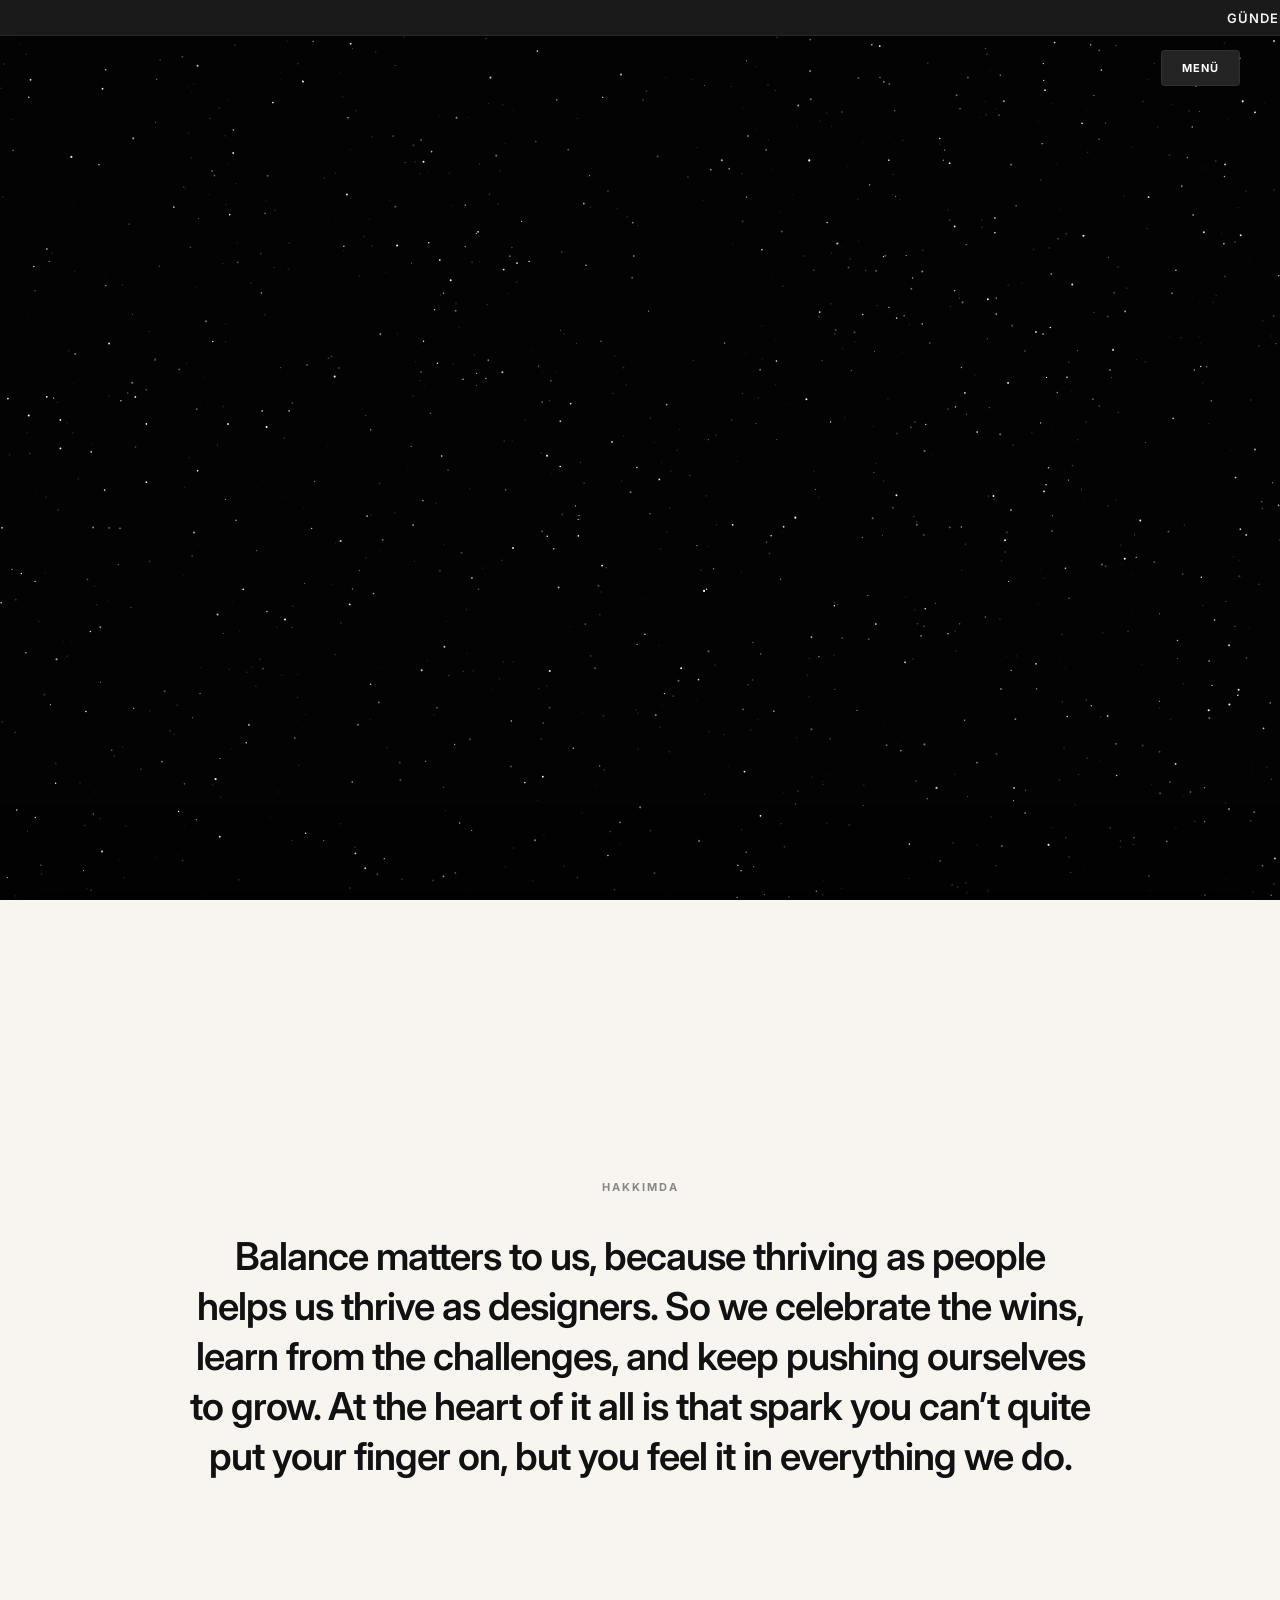
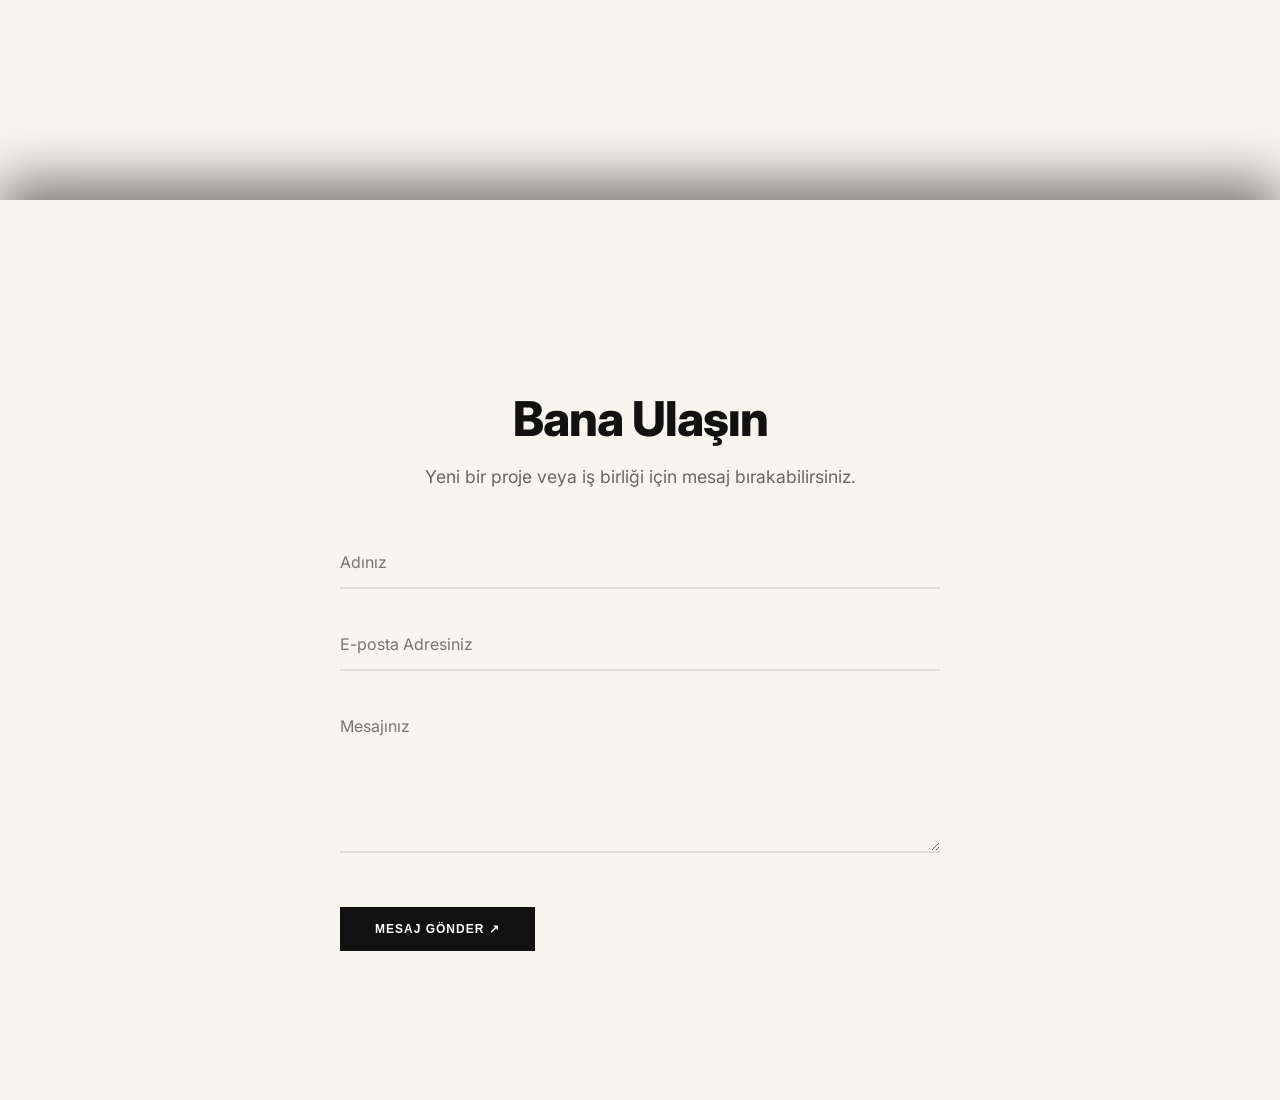
<file: index.html>
<!DOCTYPE html>
<html lang="tr">
<link rel="icon" type="image/png" href="favicon.png">


<head>
<!-- Google tag (gtag.js) -->
<script async src="https://www.googletagmanager.com/gtag/js?id=G-9P40G1ZW92"></script>
<script>
  window.dataLayer = window.dataLayer || [];
  function gtag(){dataLayer.push(arguments);}
  gtag('js', new Date());

  gtag('config', 'G-9P40G1ZW92');
</script>
    <meta charset="UTF-8">
    <meta name="viewport" content="width=device-width, initial-scale=1.0">
    <title>Yusuf Emir - Web Geliştirici</title>
    <link rel="stylesheet" href="style.css">
</head>

<body>
    <div id="ticker-bar" class="ticker-bar" style="display: none;">
        <div class="ticker-wrap">
            <div class="ticker" id="tickerText"></div>
        </div>
    </div>

    <header class="main-header" id="mainHeader">
        <div class="header-left">
            <!-- Ana sayfada sol üst boş -->
        </div>
        <div class="header-right" style="position: relative;">
            <div class="menu-card" id="menuToggle">
                <span>MENÜ</span>
            </div>
            <div class="menu-dropdown" id="menuDropdown">
                <a href="/">ANA SAYFA</a>
                <a href="haberler">HABERLER</a>
                <a href="#about">HAKKIMDA</a>
                <a href="#contact">İLETİŞİM</a>
            </div>
        </div>
    </header>


    <section class="hero-spacer"></section>



    <section class="cream-screen" id="about">
        <div class="about-container">
            <span class="about-label">HAKKIMDA</span>
            <p class="about-text">
                Balance matters to us, because thriving as people helps us thrive as designers.
                So we celebrate the wins, learn from the challenges, and keep pushing ourselves to grow.
                At the heart of it all is that spark you can’t quite put your finger on,
                but you feel it in everything we do.
            </p>
        </div>
    </section>


    <section class="cream-screen" id="contact">
        <div class="contact-container">
            <h2 class="section-title">Bana Ulaşın</h2>
            <p class="section-subtitle">Yeni bir proje veya iş birliği için mesaj bırakabilirsiniz.</p>

            <form action="https://formspree.io/f/xlgawvkw" method="POST" class="contact-form">
                <div class="form-group">
                    <input type="text" name="name" required placeholder="Adınız">
                </div>
                <div class="form-group">
                    <input type="email" name="email" required placeholder="E-posta Adresiniz">
                </div>
                <div class="form-group">
                    <textarea name="message" required placeholder="Mesajınız"></textarea>
                </div>
                <button type="submit" class="submit-btn">MESAJ GÖNDER ↗</button>
            </form>
        </div>
    </section>


    <canvas id="particleCanvas"></canvas>
    <script src="script.js"></script>
</body>

</html>
</file>
<file: style.css>
@import url('https://fonts.googleapis.com/css2?family=Inter:wght@300;400;500;600;700&display=swap');

html {
    scroll-behavior: smooth;
}

body {
    margin: 0;
    background: #030303;
    font-family: 'Inter', sans-serif;
    color: #fff;
    overflow-x: hidden;
}

#particleCanvas {
    position: fixed;
    top: 0;
    left: 0;
    width: 100vw;
    height: 100vh;
    z-index: -1;
    pointer-events: none;
}


.main-header {
    position: absolute;
    top: 25px;
    left: 0;
    width: 100%;
    display: flex;
    justify-content: space-between;
    align-items: flex-start;
    padding: 0 40px;
    box-sizing: border-box;
    z-index: 1000;
}

.header-left,
.header-right {
    display: flex;
    gap: 15px;
}

.header-btn,
.menu-card {
    background: rgba(45, 45, 45, 0.8);

    backdrop-filter: blur(8px);
    -webkit-backdrop-filter: blur(8px);
    color: #ffffff;
    text-decoration: none;
    font-size: 11px;
    font-weight: 700;
    letter-spacing: 1px;
    padding: 10px 18px;
    border-radius: 4px;

    transition: all 0.3s ease;
    display: flex;
    align-items: center;
    border: 1px solid rgba(255, 255, 255, 0.05);
}

.header-btn:hover,
.menu-card:hover {
    background: rgba(65, 65, 65, 0.9);
    transform: translateY(-2px);
}

.home-icon-btn {
    display: flex;
    align-items: center;
    justify-content: center;
    background: transparent;
    padding: 10px;
    border-radius: 50%;
    transition: transform 0.3s ease, background 0.3s ease;
    cursor: pointer;
    text-decoration: none;
}

.home-icon-btn:hover {
    background: rgba(0, 0, 0, 0.05);
    transform: translateY(-2px) scale(1.05);
}

.menu-card {
    padding: 10px 20px;
    gap: 15px;
    cursor: pointer;
}

.menu-line {
    width: 30px;
    height: 1px;
    background: rgba(255, 255, 255, 0.3);
}

.logo-text {
    font-weight: 900;
    letter-spacing: 0;
}

/* Dropdown Menü Stilleri */
.menu-dropdown {
    position: absolute;
    top: calc(100% + 15px);
    right: 0;
    background: rgba(45, 45, 45, 0.95);
    backdrop-filter: blur(8px);
    -webkit-backdrop-filter: blur(8px);
    border: 1px solid rgba(255, 255, 255, 0.1);
    border-radius: 8px;
    padding: 10px 0;
    display: flex;
    flex-direction: column;
    min-width: 160px;
    opacity: 0;
    visibility: hidden;
    transform: translateY(-10px);
    transition: all 0.3s ease;
    box-shadow: 0 10px 30px rgba(0,0,0,0.3);
}

.menu-dropdown.active {
    opacity: 1;
    visibility: visible;
    transform: translateY(0);
}

.menu-dropdown a {
    color: #fff;
    text-decoration: none;
    font-size: 12px;
    font-weight: 600;
    padding: 12px 25px;
    transition: background 0.2s ease, color 0.2s ease;
    text-align: left;
    letter-spacing: 1px;
}

.menu-dropdown a:hover {
    background: rgba(255, 255, 255, 0.08);
    color: #3b82f6;
}


/* Duyuru Kayan Yazı (Ticker) */
.ticker-bar {
    width: 100%;
    background-color: #1a1a1a; /* Siyahtan biraz açık gri */
    height: 35px;
    line-height: 35px;
    overflow: hidden;
    position: absolute;
    top: 0;
    left: 0;
    z-index: 2000;
    border-bottom: 1px solid rgba(255,255,255,0.05);
}

.ticker-wrap {
    width: 100%;
    overflow: hidden;
    white-space: nowrap;
}

.ticker {
    display: inline-block;
    white-space: nowrap;
    animation: tickerAnim 18s linear infinite;
    color: #f8f5f0;
    font-size: 13px;
    font-weight: 600;
    letter-spacing: 1px;
}

.ticker-bar:hover .ticker {
    /* JS ile yumusak duraklatma yapiliyor */
}

@keyframes tickerAnim {
    0% { transform: translateX(100vw); }
    100% { transform: translateX(-100%); }
}

body.has-ticker .main-header {
    top: 50px !important;
}

@media (max-width: 768px) {
    .main-header {
        padding: 0 20px;
        top: 15px;
    }

    .header-btn {
        padding: 8px 12px;
        font-size: 10px;
    }

    .menu-card {
        padding: 8px 15px;
    }

    .menu-line {
        width: 15px;
    }
}


.hero-spacer {
    height: 100vh;

    width: 100%;
    pointer-events: none;

}

.cream-screen {
    background: #f8f5f0;

    min-height: 100vh;
    width: 100%;
    position: relative;
    z-index: 10;

    box-shadow: 0 -20px 50px rgba(0, 0, 0, 0.5);

    padding: 120px 50px;
    box-sizing: border-box;
    color: #111;
    display: flex;
    flex-direction: column;
    justify-content: center;
    align-items: center;
    text-align: center;
}


.about-container {
    max-width: 900px;
}

.about-label {
    display: block;
    font-size: 11px;
    font-weight: 700;
    letter-spacing: 2px;
    color: #888;
    margin-bottom: 30px;
}

.about-text {
    font-size: 2.4rem;
    font-weight: 600;
    line-height: 1.3;
    color: #111;
    letter-spacing: -1px;
}

.contact-container {
    width: 100%;
    max-width: 600px;
}

.section-title {
    font-size: 3rem;
    font-weight: 800;
    margin-bottom: 10px;
    letter-spacing: -1px;
}

.section-subtitle {
    font-size: 1.1rem;
    color: #666;
    margin-bottom: 50px;
}

.contact-form {
    display: flex;
    flex-direction: column;
    gap: 30px;
}

.form-group {
    width: 100%;
}

.contact-form input,
.contact-form textarea {
    width: 100%;
    padding: 15px 0;
    background: transparent;
    border: none;
    border-bottom: 2px solid #ddd;
    font-family: inherit;
    font-size: 1rem;
    color: #111;
    outline: none;
    transition: border-color 0.3s ease;
}

.contact-form input:focus,
.contact-form textarea:focus {
    border-bottom-color: #3b82f6;
}

.contact-form textarea {
    min-height: 120px;
    resize: vertical;
}

.submit-btn {
    align-self: flex-start;
    background: #111;
    color: #fff;
    border: none;
    padding: 15px 35px;
    font-size: 12px;
    font-weight: 700;
    letter-spacing: 1px;
    cursor: pointer;
    transition: all 0.3s ease;
    margin-top: 20px;
}

.submit-btn:hover {
    background: #3b82f6;
    transform: translateY(-3px);
    box-shadow: 0 10px 20px rgba(59, 130, 246, 0.2);
}

/* Haberler Alanı Stilleri */
.news-container {
    width: 100%;
    max-width: 1100px;
    margin: 0 auto;
}

/* Kategori Filtreleri */
.category-filters {
    display: flex;
    gap: 12px;
    margin-top: 25px;
    flex-wrap: wrap;
}

.cat-btn {
    background: transparent;
    border: 2px solid #111;
    color: #111;
    padding: 10px 24px;
    border-radius: 30px;
    font-size: 13px;
    font-weight: 700;
    cursor: pointer;
    transition: all 0.3s ease;
    text-transform: uppercase;
    letter-spacing: 0.5px;
}

.cat-btn:hover,
.cat-btn.active {
    background: #111;
    color: #fff;
}

.news-grid {
    display: grid;
    grid-template-columns: repeat(auto-fill, minmax(300px, 1fr));
    gap: 30px;
    margin-top: 40px;
    text-align: left;
}

.news-card {
    background: #ffffff;
    border-radius: 12px;
    overflow: hidden;
    box-shadow: 0 10px 30px rgba(0,0,0,0.05);
    transition: transform 0.3s ease, box-shadow 0.3s ease;
    cursor: pointer;
    display: flex;
    flex-direction: column;
    border: 1px solid #eaeaea;
}

.news-card:hover {
    transform: translateY(-5px);
    box-shadow: 0 15px 35px rgba(0,0,0,0.1);
}

.news-image {
    width: 100%;
    height: 180px;
    object-fit: cover;
}

.news-body {
    padding: 20px;
    display: flex;
    flex-direction: column;
    flex-grow: 1;
}

.news-date {
    font-size: 11px;
    color: #3b82f6;
    font-weight: 700;
    margin-bottom: 8px;
    text-transform: uppercase;
    letter-spacing: 1px;
}

.news-title {
    font-size: 1.2rem;
    font-weight: 700;
    color: #111;
    margin: 0 0 10px 0;
    line-height: 1.4;
}

.news-summary {
    font-size: 0.95rem;
    color: #555;
    line-height: 1.5;
    margin-bottom: 15px;
    flex-grow: 1;
}

.news-read-more {
    font-size: 12px;
    font-weight: 700;
    color: #111;
    text-decoration: none;
    display: inline-flex;
    align-items: center;
    gap: 5px;
}

/* Modal Stilleri */
.news-modal {
    display: none;
    position: fixed;
    z-index: 2000;
    left: 0;
    top: 0;
    width: 100%;
    height: 100%;
    background-color: rgba(0,0,0,0.7);
    backdrop-filter: blur(5px);
    justify-content: center;
    align-items: center;
    padding: 20px;
    box-sizing: border-box;
}

.news-modal-content {
    background: #fff;
    border-radius: 16px;
    max-width: 700px;
    width: 100%;
    max-height: 90vh;
    overflow-y: auto;
    position: relative;
    box-shadow: 0 25px 50px rgba(0,0,0,0.25);
    color: #111;
    text-align: left;
}

.close-modal {
    position: absolute;
    top: 15px;
    right: 20px;
    font-size: 28px;
    font-weight: bold;
    color: #fff;
    background: rgba(0,0,0,0.5);
    width: 36px;
    height: 36px;
    border-radius: 50%;
    display: flex;
    align-items: center;
    justify-content: center;
    cursor: pointer;
    z-index: 10;
    transition: background 0.2s ease;
}

.close-modal:hover {
    background: rgba(0,0,0,0.8);
}

.modal-img {
    width: 100%;
    height: 300px;
    object-fit: cover;
}

.modal-body {
    padding: 30px;
}

.modal-title {
    font-size: 1.8rem;
    font-weight: 800;
    margin: 10px 0 20px 0;
    line-height: 1.3;
}

.modal-text {
    font-size: 1.05rem;
    line-height: 1.7;
    color: #333;
    white-space: pre-line;
}

@media (max-width: 768px) {
    .section-title {
        font-size: 2rem;
    }

    .cream-screen {
        padding: 60px 25px;
    }
    
    .news-grid {
        grid-template-columns: 1fr;
    }
}
</file>
